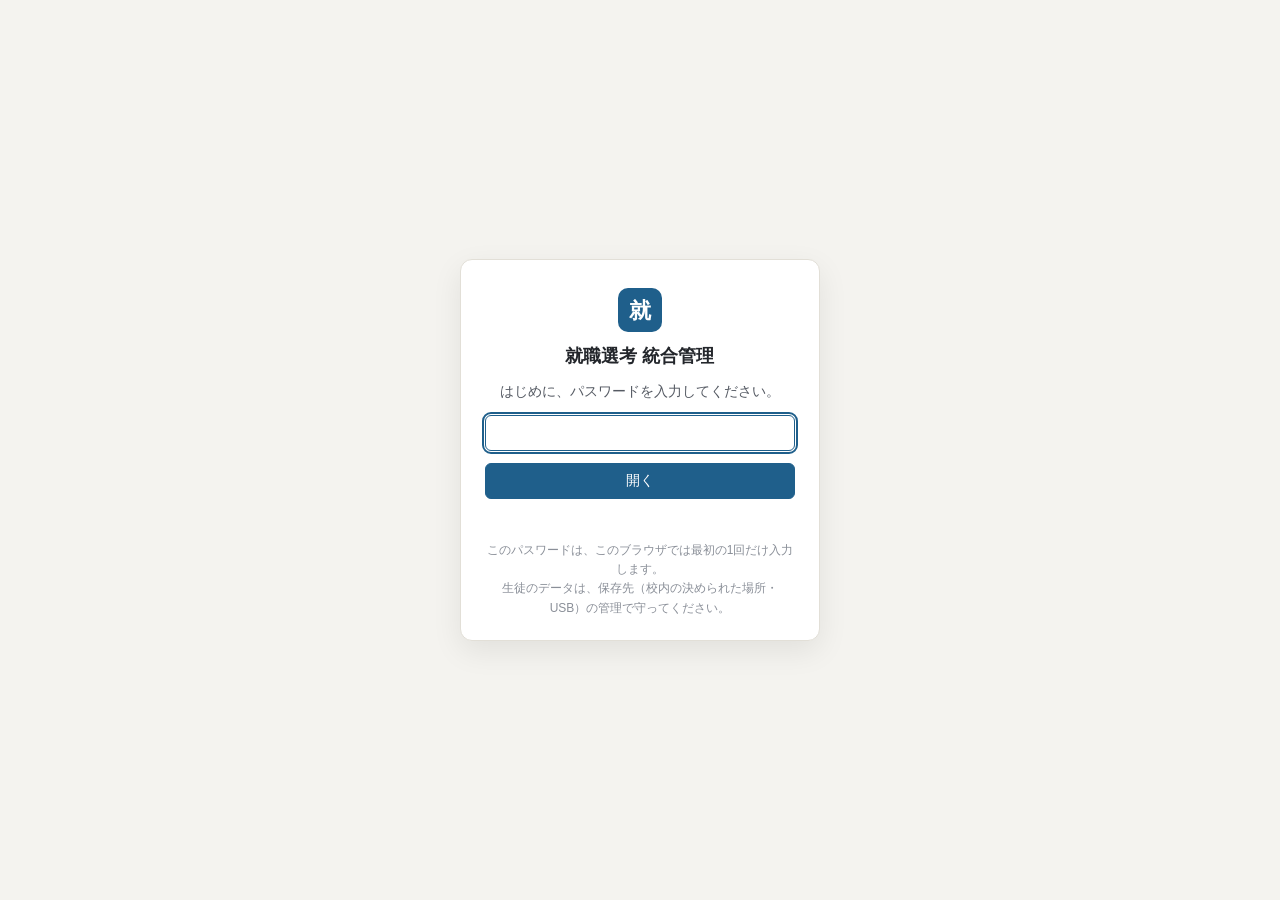
<file: site/index.html>
<!doctype html>
<html lang="ja">
<head>
<meta charset="utf-8">
<meta name="viewport" content="width=device-width, initial-scale=1">
<title>就職選考 統合管理</title>
<link rel="stylesheet" href="css/app.css">
</head>
<body>
<div class="app">
  <aside class="side no-print">
    <div class="brand">
      <span class="brand-mark">就</span>
      <div><div class="brand-name">就職選考 統合管理</div><div class="brand-year" id="yearLabel"></div></div>
    </div>
    <nav id="nav" aria-label="画面"></nav>
  </aside>

  <div class="main">
    <header class="top no-print">
      <div class="file-info">
        <span class="file-label">データファイル</span>
        <span class="file-name" id="fileName"></span>
        <span class="save-state" id="saveState"></span>
      </div>
      <div class="top-actions">
        <button class="btn btn-sm" id="btnOpen">開く</button>
        <button class="btn btn-sm btn-primary" id="btnSave" title="Ctrl+S">上書き保存</button>
        <button class="btn btn-sm" id="btnSaveAs">名前を付けて保存</button>
      </div>
    </header>
    <main id="view" class="view"></main>
  </div>
</div>

<div id="modalRoot" class="no-print"></div>
<div id="toast" class="toast-wrap no-print" aria-live="polite"></div>
<input type="file" id="fileInput" accept=".json,application/json" hidden>

<script src="lib/xlsx.full.min.js"></script>
<script src="lib/pptxgen.bundle.js"></script>
<script src="js/core.js"></script>
<script src="js/ui.js"></script>
<script src="js/excel.js"></script>
<script src="js/watch.js"></script>
<script src="js/backup.js"></script>
<script src="js/share.js"></script>
<script src="js/survey.js"></script>
<script src="js/history.js"></script>
<script src="js/outcomes.js"></script>
<script src="js/docs.js"></script>
<script src="js/yearend-docs.js"></script>
<script src="js/slides-css.js"></script>
<script src="js/slides.js"></script>
<script src="js/pages/planned.js"></script>
<script src="js/pages/dashboard.js"></script>
<script src="js/pages/survey.js"></script>
<script src="js/pages/jobs.js"></script>
<script src="js/pages/students.js"></script>
<script src="js/pages/ranking.js"></script>
<script src="js/pages/selection.js"></script>
<script src="js/pages/visits.js"></script>
<script src="js/pages/applications.js"></script>
<script src="js/pages/second.js"></script>
<script src="js/pages/reports.js"></script>
<script src="js/pages/outcomes.js"></script>
<script src="js/pages/yearend.js"></script>
<script src="js/pages/settings.js"></script>
<script src="js/pages/docset.js"></script>
<script src="js/pages/manual.js"></script>
<script src="js/auth.js"></script>
<script src="js/app.js"></script>
</body>
</html>
</file>
<file: site/css/app.css>
/* ============================================================
   就職選考 統合管理
   ============================================================ */
:root {
  --bg: #f4f3ef;
  --surface: #ffffff;
  --surface-2: #faf9f6;
  --line: #e2dfd7;
  --line-strong: #cfcbc0;
  --ink: #23262b;
  --ink-2: #555a63;
  --ink-3: #8a8f98;
  --accent: #1f5f8b;
  --accent-ink: #ffffff;
  --accent-soft: #e6eff6;
  --ok: #2e7d4f;
  --ok-soft: #e5f2ea;
  --warn: #9a6200;
  --warn-soft: #fbf1dc;
  --danger: #b3261e;
  --danger-soft: #fbe9e7;
  --side: #1d2a36;
  --side-ink: #c9d3dc;
  --side-ink-2: #7f8f9e;
  --radius: 8px;
  --font: "BIZ UDPGothic", "BIZ UDPゴシック", "Yu Gothic UI", "Meiryo UI", "Meiryo", sans-serif;
  --mono: "BIZ UDGothic", "Consolas", monospace;
}

* { box-sizing: border-box; }
html, body { height: 100%; }
body {
  margin: 0;
  background: var(--bg);
  color: var(--ink);
  font-family: var(--font);
  font-size: 15px;
  line-height: 1.6;
  -webkit-font-smoothing: antialiased;
}
h1, h2, h3 { margin: 0; line-height: 1.35; font-weight: 700; }
h1 { font-size: 22px; }
h2 { font-size: 17px; }
h3 { font-size: 14px; color: var(--ink-2); margin-bottom: 6px; }
a { color: var(--accent); }
button, input, select, textarea { font: inherit; color: inherit; }

/* ---------- レイアウト ---------- */
.app { display: flex; min-height: 100vh; }
.side {
  width: 220px; flex: none;
  background: var(--side); color: var(--side-ink);
  position: sticky; top: 0; height: 100vh; overflow-y: auto;
  padding: 18px 12px;
}
.brand { display: flex; gap: 10px; align-items: center; padding: 0 6px 18px; border-bottom: 1px solid #2c3b49; margin-bottom: 10px; }
.brand-mark {
  width: 34px; height: 34px; border-radius: 8px; display: grid; place-items: center;
  background: var(--accent); color: #fff; font-weight: 700; font-size: 17px;
}
.brand-name { font-weight: 700; color: #fff; font-size: 14px; }
.brand-year { font-size: 12px; color: var(--side-ink-2); }
.nav-group { font-size: 11px; color: var(--side-ink-2); padding: 14px 8px 4px; letter-spacing: .08em; }
#nav a {
  display: flex; align-items: center; gap: 8px;
  padding: 7px 8px; border-radius: 6px;
  color: var(--side-ink); text-decoration: none; font-size: 14px;
}
#nav a:hover { background: #26374a; color: #fff; }
#nav a.active { background: #2f4a63; color: #fff; }
#nav a.soon { color: var(--side-ink-2); }
.nav-no {
  width: 20px; height: 20px; flex: none; border-radius: 50%;
  display: grid; place-items: center; font-size: 11px;
  border: 1px solid #3a4d60; color: var(--side-ink-2);
}
#nav a.active .nav-no { border-color: #fff; color: #fff; }
.nav-soon { margin-left: auto; font-size: 10px; color: var(--side-ink-2); border: 1px solid #3a4d60; border-radius: 4px; padding: 0 4px; }

.main { flex: 1; min-width: 0; display: flex; flex-direction: column; }
.top {
  position: sticky; top: 0; z-index: 5;
  display: flex; align-items: center; justify-content: space-between; gap: 12px; flex-wrap: wrap;
  padding: 10px 28px; background: rgba(244, 243, 239, .92); backdrop-filter: blur(6px);
  border-bottom: 1px solid var(--line);
}
/* 閲覧専用（共有データを見るだけ）：保存の操作は出さない */
.view-only .top-actions { display: none; }
.file-info { display: flex; align-items: center; gap: 10px; min-width: 0; flex-wrap: wrap; }
.file-label { font-size: 12px; color: var(--ink-3); }
.file-name { font-weight: 700; overflow: hidden; text-overflow: ellipsis; white-space: nowrap; max-width: 40vw; }
.save-state { font-size: 12px; padding: 1px 8px; border-radius: 99px; }
.save-state.is-dirty { background: var(--warn-soft); color: var(--warn); }
.save-state.is-clean { background: var(--ok-soft); color: var(--ok); }
.top-actions { display: flex; gap: 6px; }
.view { padding: 24px 28px 64px; max-width: 1280px; width: 100%; }

/* ---------- ページ見出し ---------- */
.page-head { display: flex; justify-content: space-between; align-items: flex-end; gap: 16px; margin-bottom: 18px; flex-wrap: wrap; }
.lead { margin: 4px 0 0; color: var(--ink-2); font-size: 14px; }
.head-actions { display: flex; gap: 8px; flex-wrap: wrap; }
.sub { color: var(--ink-3); font-size: 12.5px; }
.help { display: block; color: var(--ink-3); font-size: 12px; margin-top: 3px; }
.count { color: var(--ink-3); font-size: 13px; margin: 0 0 6px; }

/* ---------- ボタン ---------- */
.btn {
  display: inline-flex; align-items: center; gap: 6px;
  padding: 7px 14px; border-radius: 6px; cursor: pointer;
  border: 1px solid var(--line-strong); background: var(--surface);
  font-size: 14px; line-height: 1.4; white-space: nowrap;
}
.btn:hover { border-color: var(--ink-3); }
.btn:focus-visible, input:focus-visible, select:focus-visible, textarea:focus-visible, a:focus-visible {
  outline: 2px solid var(--accent); outline-offset: 1px;
}
.btn-sm { padding: 4px 10px; font-size: 13px; }
.btn-primary { background: var(--accent); color: var(--accent-ink); border-color: var(--accent); }
.btn-primary:hover { background: #184d72; border-color: #184d72; }
.btn-danger { background: var(--danger); color: #fff; border-color: var(--danger); }
.btn-danger-ghost { color: var(--danger); border-color: transparent; background: transparent; }
.btn-danger-ghost:hover { background: var(--danger-soft); border-color: transparent; }
.btn-ghost { background: transparent; border-color: transparent; color: var(--accent); }
.btn-ghost:hover { background: var(--accent-soft); border-color: transparent; }
.btn-row { display: flex; gap: 8px; flex-wrap: wrap; }
.icon-btn {
  width: 28px; height: 28px; border-radius: 6px; border: 0; background: transparent; cursor: pointer;
  color: var(--ink-3); font-size: 18px; line-height: 1;
}
.icon-btn:hover { background: var(--danger-soft); color: var(--danger); }

/* ---------- カード・通知 ---------- */
.card { background: var(--surface); border: 1px solid var(--line); border-radius: var(--radius); padding: 18px 20px; margin-bottom: 16px; }
.card > h2 { margin-bottom: 8px; }
.card-head { display: flex; justify-content: space-between; align-items: center; gap: 12px; margin-bottom: 8px; }
.card-quiet { background: var(--surface-2); }
.notice { border-radius: var(--radius); padding: 10px 14px; margin-bottom: 14px; font-size: 14px; border: 1px solid; }
.notice-warn { background: var(--warn-soft); border-color: #eed9ae; color: #5c3d00; }
.notice-info { background: var(--accent-soft); border-color: #c9dbe9; color: #173f5c; }
ul.plain { margin: 0; padding-left: 1.2em; color: var(--ink-2); font-size: 14px; }

.empty { text-align: center; padding: 48px 20px; background: var(--surface); border: 1px dashed var(--line-strong); border-radius: var(--radius); color: var(--ink-2); }
.empty-title { font-weight: 700; color: var(--ink); font-size: 16px; margin: 0 0 6px; }
.empty p { margin: 0 auto; max-width: 560px; }

/* ---------- 数値カード ---------- */
.stats { display: grid; grid-template-columns: repeat(auto-fit, minmax(170px, 1fr)); gap: 12px; margin-bottom: 16px; }
.stat {
  background: var(--surface); border: 1px solid var(--line); border-radius: var(--radius);
  padding: 12px 16px; text-decoration: none; color: inherit; display: grid; grid-template-columns: auto 1fr; align-items: baseline; column-gap: 6px;
}
.stat:hover { border-color: var(--accent); }
.stat-label { grid-column: 1 / -1; font-size: 12.5px; color: var(--ink-3); }
.stat-val { font-size: 28px; font-weight: 700; font-variant-numeric: tabular-nums; }
.stat-unit { font-size: 13px; color: var(--ink-3); }

/* ---------- 年間タスク ---------- */
.progress { height: 6px; background: var(--line); border-radius: 99px; overflow: hidden; margin-bottom: 10px; }
.progress span { display: block; height: 100%; background: var(--ok); }
.tasks { list-style: none; margin: 0; padding: 0; }
.tasks li {
  display: grid; grid-template-columns: 28px 92px 1fr auto; align-items: center; gap: 8px;
  padding: 7px 4px; border-bottom: 1px solid var(--line);
}
.tasks li:last-child { border-bottom: 0; }
.tasks li.is-done .task-title { color: var(--ink-3); text-decoration: line-through; }
.task-check input { width: 17px; height: 17px; cursor: pointer; }
.task-when { font-size: 12.5px; color: var(--accent); font-weight: 700; }
.task-link { font-size: 13px; text-decoration: none; white-space: nowrap; }

/* ---------- ツールバー・表 ---------- */
.toolbar { display: flex; gap: 8px; flex-wrap: wrap; margin-bottom: 10px; }
.toolbar .grow { flex: 1; min-width: 240px; }
input, select, textarea {
  border: 1px solid var(--line-strong); border-radius: 6px; background: var(--surface);
  padding: 6px 9px; font-size: 14px; min-width: 0;
}
input[readonly] { background: var(--surface-2); color: var(--ink-2); }
textarea { resize: vertical; width: 100%; }

.table-wrap { overflow-x: auto; background: var(--surface); border: 1px solid var(--line); border-radius: var(--radius); }
.tbl { border-collapse: collapse; width: 100%; font-size: 14px; }
.tbl th, .tbl td { padding: 7px 10px; border-bottom: 1px solid var(--line); text-align: left; vertical-align: middle; }
.tbl th { background: var(--surface-2); font-size: 12.5px; color: var(--ink-2); font-weight: 700; white-space: nowrap; position: sticky; top: 0; }
.tbl tbody tr:last-child td { border-bottom: 0; }
.tbl .num { text-align: right; font-variant-numeric: tabular-nums; }
.tbl .mono { font-family: var(--mono); }
.tbl-click tbody tr { cursor: pointer; }
.tbl-click tbody tr:hover { background: var(--accent-soft); }
th.sortable { cursor: pointer; user-select: none; }
th.sortable:hover { color: var(--ink); }
th.sorted-asc::after { content: " ▲"; font-size: 10px; }
th.sorted-desc::after { content: " ▼"; font-size: 10px; }
.tbl-edit td { padding: 4px 6px; }
.tbl-edit input { width: 100%; }
.tbl-compact { font-size: 13px; }
.w-num { width: 80px !important; text-align: right; }
.w-s { width: 90px !important; }
.w-xs { width: 60px !important; }

.tag { display: inline-block; font-size: 11.5px; padding: 0 6px; border-radius: 4px; background: var(--line); color: var(--ink-2); white-space: nowrap; }
.tag-accent { background: var(--accent-soft); color: var(--accent); }
.tag-warn { background: var(--warn-soft); color: var(--warn); }
.tag-info { background: #eef0fa; color: #3b4a9c; }
.tag-plain { background: var(--surface-2); border: 1px solid var(--line); }

/* ---------- フォーム ---------- */
.grid { display: grid; grid-template-columns: repeat(auto-fill, minmax(220px, 1fr)); gap: 12px 16px; }
.field { display: flex; flex-direction: column; min-width: 0; }
.field.wide { grid-column: span 2; }
.field input, .field select { width: 100%; }
.label { font-size: 12.5px; color: var(--ink-2); margin-bottom: 3px; font-weight: 700; }
.req { font-size: 10.5px; color: var(--danger); border: 1px solid currentColor; border-radius: 3px; padding: 0 3px; margin-left: 4px; font-weight: 400; }
.check { display: flex; align-items: center; gap: 6px; font-weight: 400; }
.fs { border: 0; border-top: 1px solid var(--line); margin: 0; padding: 14px 0 16px; }
.fs:first-child { border-top: 0; padding-top: 0; }
.fs legend { font-weight: 700; font-size: 14px; padding: 0 8px 0 0; color: var(--ink); }
.fs-note { margin: 0 0 8px; font-size: 12.5px; color: var(--ink-3); }
.derived {
  min-height: 34px; padding: 6px 9px; border-radius: 6px; background: var(--surface-2);
  border: 1px dashed var(--line-strong); font-size: 13.5px; line-height: 1.45;
}

.rule-grid { display: grid; grid-template-columns: repeat(auto-fit, minmax(240px, 1fr)); gap: 18px; }
.greet-grid { display: grid; grid-template-columns: repeat(auto-fill, minmax(150px, 1fr)); gap: 8px; }
.greet-grid label { display: flex; align-items: center; gap: 6px; font-size: 13px; color: var(--ink-2); }
.greet-grid span { width: 32px; flex: none; text-align: right; }
.greet-grid input { width: 100%; }

/* ---------- モーダル ---------- */
.modal-backdrop {
  position: fixed; inset: 0; z-index: 50; background: rgba(20, 26, 33, .45);
  display: flex; align-items: flex-start; justify-content: center; padding: 4vh 16px; overflow-y: auto;
}
.modal {
  background: var(--surface); border-radius: 10px; width: 100%; max-width: 480px;
  box-shadow: 0 20px 50px rgba(0, 0, 0, .25); display: flex; flex-direction: column; max-height: 92vh;
}
.modal-wide { max-width: 880px; }
.modal-xl { max-width: 1120px; }

/* 入力欄をまとまりごとに囲んで、2列に並べる（生徒の編集など） */
.fs-cols { display: grid; grid-template-columns: repeat(2, minmax(0, 1fr)); gap: 14px; align-items: start; }
.fs-cols .fs { border: 1px solid var(--line); border-radius: 8px; background: var(--surface-2); padding: 10px 14px 14px; margin: 0; min-width: 0; }
.fs-cols .fs:first-child { padding-top: 10px; }
.fs-cols .fs legend { font-size: 13.5px; background: var(--accent-soft); color: var(--accent); border-radius: 4px; padding: 2px 10px; margin-left: -2px; }
.fs-cols .fs-full { grid-column: 1 / -1; }
.fs-cols .field input, .fs-cols .field select, .fs-cols .field textarea { background: var(--surface); }
.grid.cols .field.wide { grid-column: 1 / -1; }
.fs-cap { align-self: end; padding-bottom: 7px; font-size: 13px; font-weight: 700; color: var(--ink-2); }
.pt-sum { display: flex; flex-wrap: wrap; align-items: stretch; gap: 6px; }
.pt-op { align-self: center; color: var(--ink-3); font-weight: 700; }
.pt { display: flex; flex-direction: column; background: var(--surface); border: 1px solid var(--line); border-radius: 6px; padding: 5px 10px; min-width: 92px; flex: 1 1 110px; }
.pt span { font-size: 12px; color: var(--ink-3); }
.pt b { font-size: 20px; line-height: 1.2; }
.pt small { font-size: 11px; color: var(--ink-3); line-height: 1.4; }
.pt-final { background: var(--accent-soft); border-color: var(--accent); }
.pt-final b { color: var(--accent); }
.fs-cols .derived { border: 0; background: transparent; padding: 0; min-height: 0; }
.modal-head { display: flex; justify-content: space-between; align-items: center; padding: 14px 20px; border-bottom: 1px solid var(--line); }
.modal-head .icon-btn:hover { background: var(--line); color: var(--ink); }
.modal-body { padding: 16px 20px; overflow-y: auto; }
.modal-foot { display: flex; justify-content: flex-end; gap: 8px; padding: 12px 20px; border-top: 1px solid var(--line); background: var(--surface-2); border-radius: 0 0 10px 10px; flex-wrap: wrap; }
.modal-foot .btn-danger-ghost { margin-right: auto; }
.confirm-msg { margin: 0; }

/* ---------- 通知 ---------- */
.toast-wrap { position: fixed; right: 20px; bottom: 20px; z-index: 60; display: flex; flex-direction: column; gap: 8px; align-items: flex-end; }
.toast {
  background: var(--ink); color: #fff; padding: 9px 16px; border-radius: 8px; font-size: 14px;
  box-shadow: 0 6px 20px rgba(0, 0, 0, .2); transition: opacity .4s, transform .4s; max-width: 420px;
}
.toast-warn { background: #7a4d00; }
.toast-error { background: var(--danger); }
.toast.out { opacity: 0; transform: translateY(6px); }

/* ---------- 狭い画面 ---------- */
@media (max-width: 860px) {
  .fs-cols { grid-template-columns: 1fr; }
  .app { flex-direction: column; }
  .side { width: auto; height: auto; position: static; }
  #nav { display: flex; flex-wrap: wrap; gap: 4px; }
  .nav-group { display: none; }
  .view, .top { padding-left: 16px; padding-right: 16px; }
  .field.wide { grid-column: auto; }
  .tasks li { grid-template-columns: 28px 1fr; }
  .task-when, .task-link { grid-column: 2; }
}

/* ---------- 印刷 ---------- */
@media print {
  body { background: #fff; font-size: 11pt; }
  .no-print, .side, .top { display: none !important; }
  .view { padding: 0; max-width: none; }
  .card { border: 0; padding: 0; }
}

/* ---------- 印刷用ビュー ---------- */
#printRoot { display: none; }
@media print {
  body.printing .app, body.printing #modalRoot, body.printing #toast { display: none !important; }
  body.printing #printRoot { display: block; }
}
#printRoot { font-family: var(--font); color: #000; font-size: 10pt; line-height: 1.45; }
.p-page { page-break-after: always; break-after: page; }
.p-page:last-child { page-break-after: auto; break-after: auto; }
.p-title { font-size: 14pt; font-weight: 700; margin: 0 0 2mm; }
.p-meta { font-size: 9pt; margin: 0 0 3mm; display: flex; justify-content: space-between; gap: 8mm; }
.p-table { border-collapse: collapse; width: 100%; font-size: 9pt; }
.p-table th, .p-table td { border: 0.6pt solid #444; padding: 1.2mm 1.5mm; vertical-align: middle; }
.p-table th { background: #eee; font-weight: 700; white-space: nowrap; }
.p-table thead { display: table-header-group; }
.p-table tr { page-break-inside: avoid; break-inside: avoid; }
.p-table .num { text-align: right; font-variant-numeric: tabular-nums; }
.p-table .c { text-align: center; }
.p-table .sm { font-size: 7.5pt; }
.p-shade { background: #e8e8e8; }
.p-note { font-size: 8.5pt; margin-top: 2mm; }

/* ---------- ステップ2〜 共通部品 ---------- */
.seg { display: inline-flex; border: 1px solid var(--line-strong); border-radius: 6px; overflow: hidden; background: var(--surface); }
.seg button { border: 0; background: transparent; padding: 6px 12px; cursor: pointer; font-size: 13.5px; border-right: 1px solid var(--line); }
.seg button:last-child { border-right: 0; }
.seg button.on { background: var(--accent); color: #fff; }
.tabs { display: flex; gap: 2px; border-bottom: 1px solid var(--line-strong); margin-bottom: 14px; flex-wrap: wrap; }
.tabs button { border: 0; background: transparent; padding: 8px 14px; cursor: pointer; font-size: 14px; color: var(--ink-2); border-bottom: 3px solid transparent; margin-bottom: -1px; }
.tabs button.on { color: var(--accent); border-bottom-color: var(--accent); font-weight: 700; }
.stats-sm .stat-val { font-size: 22px; }
.section-title { margin: 24px 0 4px; }
.steps { margin: 0; padding-left: 1.4em; font-size: 14px; }
.steps li { margin-bottom: 4px; }
.rule-box summary { cursor: pointer; }
.rule-box ul { margin-top: 8px; }
.pre { white-space: pre-wrap; font-family: var(--font); font-size: 13.5px; margin: 0; }
.w-full { width: 100%; }
.nowrap { white-space: nowrap; }
.tbl .c, .tbl td.c { text-align: center; }
.tbl .sm, .tbl td.sm { font-size: 12.5px; }
.tag-danger { background: var(--danger-soft); color: var(--danger); }
.row-over td { background: var(--danger-soft); }
.link-btn { border: 0; background: none; color: var(--accent); cursor: pointer; padding: 0; font-size: 12px; text-decoration: underline; }
.imp-preview { margin-top: 12px; }

/* 選考会議の表 */
.tbl-sel td, .tbl-sel th { vertical-align: top; }
.tbl-sel td.slot { min-width: 0; padding: 5px 6px; overflow-wrap: anywhere; }
.slot-in { display: flex; align-items: center; gap: 2px; }
.slot-no { width: 64px; font-family: var(--mono); padding: 4px 6px; }
.slot-pick { width: 24px; height: 26px; font-size: 14px; }
.slot-pick:hover { background: var(--accent-soft); color: var(--accent); }
.slot-conf { display: inline-flex; padding: 2px 4px; cursor: pointer; }
.slot-conf input { width: 16px; height: 16px; cursor: pointer; accent-color: var(--ok); }
.slot-name { font-size: 12px; line-height: 1.35; margin-top: 3px; }
.slot-co { display: block; }
.slot-job { display: block; color: var(--ink-3); }
.slot-cnt { display: block; color: var(--ink-3); font-size: 11px; }
td.slot.is-conf { background: var(--ok-soft); box-shadow: inset 3px 0 0 var(--ok); }
td.slot.is-over { background: var(--danger-soft); box-shadow: inset 3px 0 0 var(--danger); }

/* 求人の選択リスト */
.pick-list { max-height: 50vh; overflow-y: auto; margin: 8px 0; border: 1px solid var(--line); border-radius: 6px; }
.pick-item { display: grid; grid-template-columns: 56px minmax(0, 1fr) auto; gap: 12px; align-items: center; width: 100%; text-align: left;
  border: 0; border-bottom: 1px solid var(--line); background: var(--surface); padding: 7px 10px; cursor: pointer; font-size: 14px; }
.pk-main { display: flex; flex-direction: column; min-width: 0; line-height: 1.4; }
.pk-main b { font-weight: 700; overflow-wrap: anywhere; }
.pk-main small { font-size: 12.5px; color: var(--ink-3); overflow-wrap: anywhere; }
.pick-item:hover { background: var(--accent-soft); }
.pick-item.on { background: var(--accent-soft); box-shadow: inset 3px 0 0 var(--accent); }

/* 応募・受験の表 */
.tbl-apps td { white-space: nowrap; }
.tbl-apps .w-date { width: 140px !important; }
.tbl-apps .w-time { width: 70px !important; }
.tbl-apps .w-memo { width: 140px !important; }
.tbl-apps input[type=checkbox] { width: 16px; height: 16px; }
.tbl-apps tr.res-内定 td { background: var(--ok-soft); }
.tbl-apps tr.res-不採用 td, .tbl-apps tr.res-辞退 td { background: var(--surface-2); color: var(--ink-2); }

/* 様式13（画面・印刷共通） */
.f13-wrap { overflow-x: auto; }
.f13 th.l { text-align: left; font-weight: 400; background: #fff; white-space: normal; }
.f13 td { min-width: 30px; }
.p-sel td { vertical-align: top; }
.p-conf { font-weight: 700; }

/* ---------- 職場見学・帳票 ---------- */
.inline { display: inline-flex; align-items: center; gap: 6px; font-size: 13.5px; color: var(--ink-2); }
.grid-labels { grid-template-columns: repeat(auto-fill, minmax(96px, 1fr)); margin-bottom: 12px; }
.visit-card .vc-title { font-size: 15px; color: var(--ink); margin: 0; }
.visit-card .bulk { display: flex; gap: 6px; align-items: center; flex-wrap: wrap; margin: 4px 0 8px; padding: 6px 8px; background: var(--surface-2); border-radius: 6px; }
.w-memo2 { width: 100% !important; min-width: 180px; }
.send-tools { margin-top: 10px; align-items: center; }
.manual h3 { margin: 16px 0 4px; color: var(--ink); font-size: 15px; }
.manual code { background: var(--surface-2); border: 1px solid var(--line); border-radius: 4px; padding: 0 4px; font-family: var(--mono); font-size: 13px; }

/* 印刷帳票：文書（依頼文・送付状・確認書） */
.doc { font-family: "BIZ UDPMincho", "MS PMincho", "Yu Mincho", serif; font-size: 11pt; line-height: 1.9; color: #000; }
.doc-date { text-align: right; margin: 0 0 6mm; }
.doc-to { font-size: 12pt; margin: 0 0 5mm; }
.doc-from { margin-left: 92mm; margin-bottom: 8mm; line-height: 1.6; }
.doc-small { font-size: 9pt; }
.doc-h { font-size: 16pt; text-align: center; letter-spacing: .3em; margin: 8mm 0 6mm; font-weight: 700; }
.doc-h2 { margin: 8mm 0 1mm; font-weight: 700; }
.doc-p { margin: 0 0 3mm; text-align: justify; }
.doc-indent { margin-left: 8mm; }
.doc-bullet { margin-left: 14mm; text-indent: -5mm; padding-left: 5mm; }
.doc-r { text-align: right; margin: 0 0 4mm; }
.doc-c { text-align: center; margin: 4mm 0; }
.doc-tbl { border-collapse: collapse; width: 100%; margin: 4mm 0; }
.doc-tbl th, .doc-tbl td { border: 0.7pt solid #000; padding: 1.5mm 2.5mm; text-align: left; font-weight: 400; line-height: 1.6; }
.doc-tbl thead th { text-align: center; }
.lb-env .lb:nth-child(-n+2) { border-bottom: 0.6mm solid #000; }
.doc-tbl.plain th, .doc-tbl.plain td { border: 0; padding-left: 1mm; padding-right: 1mm; }
.doc-tbl.dot th, .doc-tbl.dot td { border: 0.2mm solid #000; padding-left: 1mm; padding-right: 1mm; }
.doc-tbl.dot tbody td { border-top: 0.2mm dotted #000; border-bottom: 0.2mm dotted #000; }
.doc-tbl.dot tbody tr:last-child td { border-bottom: 0.2mm solid #000; }
.doc-tbl.dot thead th { border-bottom: 0.2mm solid #000; }
.chk-btn { min-width: 2.2em; height: 1.8em; border: 1px solid var(--line, #bbb); background: #fff; border-radius: 4px; cursor: pointer; font-size: 14px; }
.chk-btn:hover { background: #f0f4ff; }
.chk-th { font-size: 11px; white-space: normal; width: 4.5em; }
/* 2次選考会議の資料（A4 横） */
.sc-sheet { font-family: var(--font); color: #000; }
.sc-head { display: flex; justify-content: space-between; align-items: flex-start; width: 251.5mm; margin-bottom: 3mm; }
.sc-title { font-size: 14pt; margin: 0; }
.sc-note { font-size: 8pt; margin: 1mm 0 0; }
.sc-warn { font-size: 14pt; border: 1.2mm double #000; padding: 0 2mm; margin-top: 1mm; }
.sc-tbl { border-collapse: collapse; table-layout: fixed; font-size: 9pt; }
.sc-tbl th, .sc-tbl td { border: 0.25mm solid #000; text-align: center; padding: 0 0.8mm; height: 7.3mm; vertical-align: middle; overflow: hidden; line-height: 1.1; }
.sc-tbl th { font-weight: 400; font-size: 9.5pt; height: 7mm; }
.sc-tbl .sc-no { font-size: 10pt; }
.sc-tbl .sc-dl { border-left: 0.25mm dotted #000; border-right: 0.25mm dotted #000; }
.sc-tbl .l { text-align: left; } .sc-tbl .r { text-align: right; }
.sc-tbl .sm { font-size: 7.5pt; } .sc-tbl .xs { font-size: 6.5pt; } .sc-tbl .xxs { font-size: 5.5pt; }
.sc-o { display: inline-block; width: 4mm; height: 4mm; border: 0.3mm solid #000; border-radius: 50%; vertical-align: middle; }
.sc-tbl tr { page-break-inside: avoid; break-inside: avoid; }
.doc-sign { margin-top: 8mm; }
.doc-contact { margin: 10mm 0 0 96mm; line-height: 1.6; font-size: 10.5pt; }

/* 宛名ラベル */
.lb-sheet { display: grid; width: 210mm; height: 296mm; box-sizing: border-box; overflow: hidden; align-content: start; page-break-after: always; break-after: page; }
.lb-sheet:last-child { page-break-after: auto; break-after: auto; }
.lb { box-sizing: border-box; padding: 4mm 5mm 3mm; overflow: hidden; font-family: var(--font); color: #000; line-height: 1.4; }
.lb-zip { font-size: 11pt; }
.lb-addr { font-size: 10.5pt; margin-bottom: 2.5mm; }
.lb-co { font-size: 13pt; font-weight: 700; }
.lb-to { font-size: 11pt; margin-top: 1mm; }

/* 座席表・出欠票 */
.seat-front { text-align: center; border: 0.8pt solid #000; padding: 1mm; margin-bottom: 3mm; font-weight: 700; }
.seat-tbl { border-collapse: separate; border-spacing: 0; width: 100%; table-layout: fixed; }
.seat-tbl td.seat { border: 0.6pt solid #000; height: 15mm; text-align: center; vertical-align: middle; padding: 0; margin: 0; }
.seat-tbl td.seat-gap { width: 6mm; border: 0; }
.seat-front-b { margin-bottom: 0; margin-top: 3mm; }
.seat-tbl td.seat-j { height: 19mm; }
.seat-co { font-size: 7pt; line-height: 1.15; padding: 0 0.5mm; overflow: hidden; }
.seat-no { font-size: 9pt; }
.seat-nm { font-size: 10pt; font-weight: 700; }
.manual-print .card { border: 0; }

/* 取り込み様式の一覧 */
.tpl-list { display: grid; gap: 8px; margin-top: 8px; }
.tpl-item { display: flex; justify-content: space-between; align-items: center; gap: 12px; padding: 10px 12px; border: 1px solid var(--line); border-radius: 8px; background: var(--surface-2); }

/* 印刷：網掛け・見出しの色を、ブラウザの「背景のグラフィック」設定に関係なく印刷する */
#printRoot, #printRoot * { -webkit-print-color-adjust: exact; print-color-adjust: exact; }

/* 取り込みフォルダの帯 */
.watchbar { display: flex; justify-content: space-between; align-items: center; gap: 12px; flex-wrap: wrap; background: var(--surface); border: 1px solid var(--line); color: var(--ink); }
.watchbar.notice-info { background: var(--accent-soft); border-color: #c9dbe9; color: #173f5c; }
.watchbar .tag { margin-left: 4px; }

/* 起動時のパスワード画面 */
#authGate { position: fixed; inset: 0; z-index: 100; background: var(--bg); display: grid; place-items: center; padding: 16px; }
.auth-box { width: 100%; max-width: 360px; background: var(--surface); border: 1px solid var(--line); border-radius: 12px; padding: 28px 24px 22px; text-align: center; display: grid; gap: 12px; box-shadow: 0 10px 30px rgba(0, 0, 0, .08); }
.auth-mark { width: 44px; height: 44px; margin: 0 auto; border-radius: 10px; display: grid; place-items: center; background: var(--accent); color: #fff; font-weight: 700; font-size: 22px; }
.auth-box h1 { font-size: 18px; }
.auth-lead { margin: 0; color: var(--ink-2); font-size: 14px; }
.auth-box input { width: 100%; text-align: center; font-size: 18px; padding: 9px; letter-spacing: .15em; }
.auth-err { margin: 0; min-height: 1.4em; color: var(--danger); font-size: 13px; }
.auth-note { margin: 0; color: var(--ink-3); font-size: 12px; line-height: 1.6; }

/* 選考会議：上位で確定済みの求人は、灰色＋取り消し線。誰が希望しているかを併記 */
td.slot.is-taken { background: repeating-linear-gradient(135deg, #f2f0ea 0 6px, #e7e4db 6px 12px); }
td.slot.is-taken .slot-co, td.slot.is-taken .slot-job { text-decoration: line-through; color: var(--ink-3); }
td.slot.is-taken.is-over, td.slot.is-over { background: var(--danger-soft); }
.slot-who { font-size: 11.5px; margin-top: 3px; line-height: 1.5; }
.slot-who .who { display: inline-block; margin-right: 6px; white-space: nowrap; color: var(--ink-2); }
.slot-who .who-conf { font-weight: 700; color: var(--ink); }
.slot-who .who-lab { color: var(--ink-3); margin-right: 4px; }
.slot-who .who-taken { display: block; color: var(--danger); }
.slot-who .who-tie { display: block; color: var(--warn); }
button.slot-cnt { font-size: 11px; color: var(--ink-3); text-decoration: none; display: block; margin-top: 2px; }
button.slot-cnt:hover { color: var(--accent); text-decoration: underline; }

/* 報告・統計：0は記載しない */
.tabs-opt { margin-left: auto; align-self: center; font-size: 13px; color: var(--ink-2); padding-right: 4px; }

/* 帳票の設定 */
.ds-grid { display: grid; grid-template-columns: minmax(380px, 1fr) minmax(360px, 1fr); gap: 16px; align-items: start; }
@media (max-width: 1100px) { .ds-grid { grid-template-columns: 1fr; } }
.ds-sticky { position: sticky; top: 64px; }
.ds-pv-head { display: flex; gap: 8px; align-items: baseline; margin-bottom: 6px; }
.ds-paper-wrap { background: #dcd9d0; border: 1px solid var(--line-strong); border-radius: 8px; padding: 10px; overflow: auto; max-height: calc(100vh - 150px); }
.ds-paper { background: #fff; color: #000; box-shadow: 0 2px 10px rgba(0, 0, 0, .18); box-sizing: border-box; min-height: 297mm; margin: 0 auto; }
.ds-paper .p-page { page-break-after: auto; break-after: auto; }
.lb-demo { border: 1px dashed #999; background: #fff; overflow: hidden; }
.ds-row { display: flex; flex-wrap: wrap; gap: 8px 12px; align-items: flex-end; margin: 6px 0; }
.ds-f { display: flex; flex-direction: column; gap: 2px; font-size: 12px; color: var(--ink-2); min-width: 0; }
.ds-f.grow { flex: 1; }
.ds-f textarea { width: 100%; }
.ds-num { display: inline-flex; align-items: center; gap: 8px; }
.ds-num input[type=range] { width: 120px; min-width: 0; accent-color: var(--accent, #2563eb); }
.ds-ck { flex-direction: row; align-items: center; gap: 5px; padding-bottom: 6px; }
.ds-cap { font-size: 12px; color: var(--ink-3); align-self: center; margin-right: 4px; }
.ds-blocks { display: grid; gap: 8px; margin-bottom: 10px; }
.ds-blk { background: var(--surface); border: 1px solid var(--line); border-radius: 8px; }
.ds-blk > summary { display: flex; align-items: center; gap: 8px; padding: 7px 10px; cursor: pointer; list-style: none; }
.ds-blk > summary::-webkit-details-marker { display: none; }
.ds-n { width: 22px; height: 22px; border-radius: 50%; background: var(--accent-soft); color: var(--accent); display: grid; place-items: center; font-size: 12px; flex: none; }
.ds-t { flex: 1; min-width: 0; overflow: hidden; text-overflow: ellipsis; white-space: nowrap; font-size: 13.5px; }
.ds-btns { display: flex; gap: 0; flex: none; }
.ds-btns .icon-btn { width: 26px; height: 26px; font-size: 15px; }
.ds-body { padding: 4px 12px 12px; border-top: 1px solid var(--line); }
.ds-body textarea { width: 100%; margin-top: 6px; }
.ds-formrow { display: flex; gap: 8px; align-items: flex-end; margin: 6px 0; }
.ds-add { display: flex; flex-wrap: wrap; gap: 6px; align-items: center; margin-bottom: 20px; }
.ds-ph code { background: var(--surface-2); border: 1px solid var(--line); border-radius: 4px; padding: 0 4px; }
.chips { display: flex; flex-wrap: wrap; gap: 4px; }
.chip { border: 1px solid var(--line-strong); background: var(--surface-2); border-radius: 99px; padding: 1px 9px; font-size: 12.5px; cursor: pointer; }
.chip:hover { border-color: var(--accent); color: var(--accent); }

/* ---------- 進路希望調査（画面と印刷で同じ見た目） ---------- */
.sv-doc { color: #111; font-family: var(--font); }
.sv-title { font-size: 16pt; margin: 0 0 1mm; line-height: 1.3; }
.sv-sub { margin: 0 0 4mm; font-size: 10pt; color: #333; }
.sv-cls { margin-left: 8px; font-size: 13pt; border: 1.5pt solid #111; padding: 0 3mm; border-radius: 2mm; }
.sv-sec { break-inside: avoid; page-break-inside: avoid; margin: 0 0 6mm; }
.sv-h { font-size: 12pt; margin: 0 0 1.5mm; display: flex; align-items: baseline; gap: 2mm; border-left: 3mm solid #1f5f8b; padding-left: 2.5mm; color: #111; }
.sv-h small { font-weight: 400; font-size: 9.5pt; color: #444; }
.sv-no { color: #1f5f8b; }
.sv-cnt { margin-left: auto; font-size: 10.5pt; font-weight: 400; }
.sv-tbl { width: 100%; border-collapse: collapse; font-size: 10.5pt; font-variant-numeric: tabular-nums; }
.sv-tbl th, .sv-tbl td { border: 0.5pt solid #888; padding: 0.9mm 1mm; text-align: center; vertical-align: middle; }
.sv-tbl thead th { background: #e8edf2; font-weight: 700; color: #111; position: static; }
.sv-tbl .sv-lab { text-align: left; width: 38mm; padding-left: 2mm; white-space: nowrap; }
.sv-tbl th.sv-grp { border-bottom: 0.5pt solid #888; }
.sv-tbl .first { border-left: 1.2pt solid #222; }
.sv-tbl .sv-all { background: #eef3f8; }
.sv-tbl thead .sv-all { background: #d8e3ee; }
.sv-tbl .sv-sum { font-weight: 700; }
.sv-tbl .sv-pct { width: 14mm; color: #555; }
.sv-tbl tbody tr:nth-child(even) td:not(.sv-all) { background: #f6f5f1; }
.sv-tbl tr.sv-total td { font-weight: 700; border-top: 1.4pt solid #222; background: #e6e3da; }
.sv-tbl tr.sv-total td.sv-all { background: #d8e3ee; }
.sv-tbl thead { display: table-header-group; }
.sv-tbl tr { break-inside: avoid; page-break-inside: avoid; }
.sv-list { font-size: 9.5pt; }
.sv-list th { padding: 1mm; }
.sv-list td { padding: 1mm 1.5mm; }
.sv-list td.nm { text-align: left; white-space: nowrap; }
.sv-list td.w { text-align: left; }
.sv-list td.num, .sv-list td.c { white-space: nowrap; }
.sv-list td.b { font-weight: 700; }
.sv-list tr.sv-c-job td.b { color: #1f5f8b; }
.sv-list tr.sv-c-edu td.b { color: #2e7d4f; }
.sv-list tr.sv-un td { color: #b3261e; }
.sv-listpage { page-break-after: always; break-after: page; }
.sv-listpage:last-child { page-break-after: auto; break-after: auto; }
.sv-screen { padding: 14px 16px; }
.sv-scroll { overflow-x: auto; }
.sv-scroll .sv-tbl { min-width: 760px; }
.sv-scroll .sv-listpage { page-break-after: auto; margin-bottom: 18px; }
.sv-clickable tbody tr { cursor: pointer; }
.sv-clickable tbody tr:hover td { background: var(--accent-soft) !important; }
.sv-bar { align-items: center; }
.sv-bar .grow { flex: 1; }

/* ---------- 年度末の資料 ---------- */
.ye-doc { color: #111; font-family: var(--font); }
.ye-title { font-size: 15pt; margin: 0 0 1mm; text-align: center; }
.ye-sub { margin: 0 0 3mm; text-align: center; font-size: 9pt; color: #333; }
.ye-cols { column-count: 2; column-gap: 8mm; column-fill: balance; }
.ye-sec { margin: 0 0 4mm; break-inside: auto; }
.ye-sec h3 { break-after: avoid; page-break-after: avoid; margin: 0; padding: 0.8mm 2mm; font-size: 10pt; background: #e8edf2; border: 0.5pt solid #777; border-bottom: 0; }
.ye-sec h3.sub { background: #f1efe9; }
.ye-sec-open { margin-bottom: 1mm; }
.ye-h1 { font-size: 11.5pt; margin: 4mm 0 1mm; border-left: 3mm solid #1f5f8b; padding-left: 2mm; break-after: avoid; }
.ye-tbl { width: 100%; border-collapse: collapse; font-size: 8.5pt; font-variant-numeric: tabular-nums; }
.ye-tbl th, .ye-tbl td { border: 0.5pt solid #777; padding: 0.3mm 1.2mm; vertical-align: middle; }
.ye-tbl thead th { background: #f4f3ef; font-weight: 700; position: static; }
.ye-tbl .nm { text-align: left; white-space: nowrap; }
.ye-tbl .n { text-align: center; width: 6.5mm; padding: 0.3mm 0.4mm; }
.ye-tbl .cur { background: #fff4d6; }
.ye-tbl tr { break-inside: avoid; page-break-inside: avoid; }
.ye-tbl tr.ye-sum td { font-weight: 700; background: #eef3f8; border-top: 1pt solid #222; }
.ye-note { font-size: 8pt; color: #333; margin: 2mm 0 0; }
.ye-mt td.tx { font-size: 8pt; white-space: pre-line; }
.ye-mt td.b { font-weight: 700; }
.ye-master .ye-mt { font-size: 8.5pt; }
.ye-screen { padding: 14px 16px; }
.mt-doc { color: #111; font-family: "BIZ UDPMincho", "MS PMincho", "Yu Mincho", serif; font-size: 10.5pt; line-height: 1.6; }
.mt-title { font-size: 17pt; text-align: center; margin: 2mm 0; letter-spacing: .1em; }
.mt-r { text-align: right; margin: 0 0 1mm; }
.mt-h { font-size: 11.5pt; margin: 6mm 0 1.5mm; break-after: avoid; page-break-after: avoid; }
.mt-h4 { font-size: 10.5pt; margin: 3mm 0 1mm; break-after: avoid; }
.mt-cap { margin: 2mm 0 0.5mm; font-size: 9.5pt; }
.mt-small { margin: 0 0 1mm; font-size: 9pt; }
.mt-tbl { width: 100%; border-collapse: collapse; font-size: 9.5pt; margin-bottom: 1mm; }
.mt-tbl th, .mt-tbl td { border: 0.6pt solid #222; padding: 0.7mm 1mm; text-align: center; vertical-align: middle; }
.mt-tbl th { background: #f1efe9; font-weight: 400; }
.mt-tbl td.l { text-align: left; padding-left: 1.5mm; }
.mt-tbl td.k { width: 16mm; }
.mt-tbl tr { break-inside: avoid; page-break-inside: avoid; }
.mt-tbl tr.mt-sum td { font-weight: 700; background: #f6f5f1; }
.mt-list td { font-size: 9pt; }
.mt-grp { margin: 0 0 2mm; text-align: justify; font-size: 10pt; }
.mt-notes { border: 0.6pt solid #222; padding: 2mm 3mm; min-height: 20mm; }
.mt-screen { padding: 16px 22px; background: #fff; }
.oc-sec { margin-top: 12px; padding-top: 6px; border-top: 1px solid var(--line); }
.oc-sec h3 { margin-bottom: 6px; }

/* チェックボックス・ラジオは、欄いっぱいに広げない */
.field input[type=checkbox], .field input[type=radio] { width: auto; flex: none; }
.field .check { min-height: 34px; }

/* 生徒の編集：評定の表 */
.g-wrap { overflow-x: auto; }
.gtbl { border-collapse: collapse; font-size: 13px; }
.gtbl th, .gtbl td { border: 1px solid var(--line); padding: 0; text-align: center; background: var(--surface); }
.gtbl thead th { background: var(--surface-2); font-weight: 400; color: var(--ink-3); font-size: 11.5px; padding: 2px 0; min-width: 34px; }
.gtbl .g-lab { text-align: left; padding: 0 10px; white-space: nowrap; background: var(--surface-2); font-weight: 700; font-size: 12.5px; }
.gtbl td input { width: 34px; height: 30px; border: 0; text-align: center; font-size: 15px; padding: 0; background: transparent; border-radius: 0; }
.gtbl td input:focus { outline: 2px solid var(--accent); outline-offset: -2px; background: var(--accent-soft); }
.gtbl .g-av, .gtbl .g-n { min-width: 64px; padding: 0 8px; font-variant-numeric: tabular-nums; background: var(--surface-2); }
.gtbl .g-n { min-width: 36px; }
.g-foot { display: flex; align-items: center; justify-content: space-between; gap: 12px; flex-wrap: wrap; margin-top: 8px; }
.g-all b { font-size: 20px; color: var(--accent); font-variant-numeric: tabular-nums; }
.g-all small { color: var(--ink-3); }

/* 生徒の編集：進路希望調査の回答 */
.sv-link { background: var(--surface); border: 1px solid var(--line); border-left: 3px solid var(--accent); border-radius: 6px; padding: 8px 12px; font-size: 13px; }
.sv-h { display: flex; align-items: center; gap: 8px; flex-wrap: wrap; margin-bottom: 6px; }
.sv-b { display: flex; flex-wrap: wrap; gap: 4px 14px; }
.sv-i { display: inline-flex; flex-direction: column; min-width: 0; overflow-wrap: anywhere; }
.sv-i small { color: var(--ink-3); font-size: 11px; }

.p-nom { font-weight: 700; }

.stu-link { font-size: 14px; text-align: left; font-weight: 700; }
.sel-g { font-weight: 700; }
.sel-g-m { color: #1f5f8b; }
.sel-g-f { color: #b0386a; }
.p-strike { text-decoration: line-through; text-decoration-thickness: 1.5px; }

/* 選考会議の表：ウィンドウの幅に合わせて広がる（狭いときだけ横にスクロール） */
.tbl-sel { width: 100%; min-width: 1250px; table-layout: fixed; }
.tbl-sel th.c-rank { width: 56px; }
.tbl-sel th.c-name { width: 170px; }
.tbl-sel th.c-gender { width: 52px; }
.tbl-sel th.c-final, .tbl-sel th.c-life, .tbl-sel th.c-special, .tbl-sel th.c-mogi { width: 58px; }
.tbl-sel td:nth-child(2) .stu-link { white-space: nowrap; }
.tbl-sel th.sortable { cursor: pointer; user-select: none; }
.tbl-sel .slot-name, .tbl-sel .slot-who { overflow-wrap: anywhere; }
/* 表示する項目 */
.sel-opts { position: relative; }
.sel-opts summary { cursor: pointer; padding: 5px 12px; border: 1px solid var(--line-strong); border-radius: 6px; background: var(--surface); font-size: 13px; list-style: none; }
.sel-opts summary::-webkit-details-marker { display: none; }
.sel-opts[open] summary { background: var(--accent-soft); border-color: var(--accent); }
.sel-opts-body { position: absolute; z-index: 5; left: 0; top: calc(100% + 4px); min-width: 280px; background: var(--surface); border: 1px solid var(--line-strong); border-radius: 8px; box-shadow: 0 8px 24px rgba(0, 0, 0, .15); padding: 10px 14px; display: grid; gap: 10px; }
.sel-opts-body b { display: block; font-size: 12px; color: var(--ink-3); margin-bottom: 3px; }
.sel-opts-body .check { display: flex; padding: 2px 0; }
.sel-opts-body input { width: auto; }
.tbl-sel.h-gender .c-gender, .tbl-sel.h-final .c-final, .tbl-sel.h-life .c-life, .tbl-sel.h-special .c-special, .tbl-sel.h-mogi .c-mogi { display: none; }
.tbl-sel.h-job .slot-job, .tbl-sel.h-warn .slot-warn, .tbl-sel.h-whos .slot-whos, .tbl-sel.h-count .slot-cnt { display: none; }

/* 職場見学：電話連絡・日程の表（事業所ごとにまとめる） */
.w-hm { width: 62px !important; text-align: center; font-variant-numeric: tabular-nums; }
.tbl-visit tbody.vgroup { border-top: 2px solid var(--line-strong); }
.tbl-visit .vc-head td { background: var(--surface-2); padding: 8px 10px; }
.tbl-visit .vc-line { display: flex; justify-content: space-between; align-items: center; gap: 12px; }
.tbl-visit .vc-title { margin: 0; font-size: 15px; }
.tbl-visit .bulk { margin-top: 6px; display: flex; flex-wrap: wrap; align-items: center; gap: 6px; }
.tbl-visit .vrow td { vertical-align: middle; }

/* 応募書類の送付：送付先の確認・修正 */
#sdTable td { vertical-align: top; }
#sdTable input.w-zip { width: 92px; }
#sdTable input.w-addr { width: 100%; min-width: 260px; }
#sdTable input.w-dept { width: 120px; }
#sdTable tr.sd-changed td { background: #f3f6fb; }
#sdTable input::placeholder { color: var(--ink-3); opacity: .7; }

/* 取り込み：列の対応 */
.imp-map { margin-top: 10px; border: 1px solid var(--line); border-radius: 8px; padding: 6px 10px; background: var(--surface-2); }
.imp-map summary { cursor: pointer; font-size: 13px; font-weight: 700; color: var(--accent); }
.map-grid { display: grid; grid-template-columns: repeat(auto-fill, minmax(300px, 1fr)); gap: 4px 14px; max-height: 40vh; overflow-y: auto; }
.map-row { display: grid; grid-template-columns: 150px 1fr; align-items: center; gap: 6px; font-size: 12.5px; }
.map-row select { width: 100%; font-size: 12.5px; padding: 2px 4px; }

/* 改善：変更ロック */
.slot-no.is-locked { background: var(--surface-2); color: var(--ink-2); cursor: not-allowed; }
.slot-lock { width: 24px; height: 26px; font-size: 13px; }
.slot-lock:hover { background: var(--warn-soft); }
/* 選考会議：決まりの折りたたみ */
details.rules { margin-top: 6px; font-size: 13px; color: var(--ink-2); }
details.rules summary { cursor: pointer; color: var(--accent); }
details.rules ul { margin: 6px 0 0; }
/* 取り込み：事前チェック */
.imp-diff { margin-top: 8px; }
.imp-diff summary { cursor: pointer; font-size: 13px; font-weight: 700; color: var(--warn); }
.imp-diff .table-wrap { max-height: 30vh; overflow: auto; margin-top: 6px; }
/* 取り消しボタンつきの通知 */
.toast-action { display: flex; align-items: center; gap: 12px; }
.toast-action .btn { background: #fff; color: var(--ink); border-color: #fff; }
/* 設定：目次 */
.toc { display: flex; flex-wrap: wrap; gap: 6px 14px; margin: 0 0 14px; font-size: 13px; position: sticky; top: 0; z-index: 3; background: var(--bg, #f6f7f9); padding: 6px 0; }
.toc a { color: var(--accent); text-decoration: none; }
.toc a:hover { text-decoration: underline; }
/* 2次応募：送付カードの折りたたみ */
details.card-fold { margin-top: 16px; border: 1px solid var(--line); border-radius: var(--radius); background: var(--surface); padding: 8px 12px; }
details.card-fold > summary { cursor: pointer; font-weight: 700; color: var(--accent); }
details.card-fold > .card { border: 0; box-shadow: none; padding: 8px 0 0; margin: 0; }
/* 長い表は、見出しを画面の上に残す */
.table-wrap:has(> #selTable), .table-wrap:has(> #apTable), .table-wrap:has(> #scTable) { max-height: calc(100vh - 120px); overflow: auto; }
#selTable thead th, #apTable thead th, #scTable thead th { position: sticky; top: 0; z-index: 2; background: var(--surface-2); }

/* ホーム：内定状況 */
.dash-tbl th, .dash-tbl td { text-align: center; }
.dash-tbl tbody th, .dash-tbl tfoot th { text-align: left; white-space: nowrap; }
.dash-tbl tfoot td, .dash-tbl tfoot th { border-top: 2px solid var(--line-strong); font-weight: 700; }
.dash-todo { display: flex; flex-wrap: wrap; gap: 8px; align-items: center; margin-top: 10px; }
.dash-todo a.tag { text-decoration: none; font-size: 12.5px; padding: 2px 8px; }
.tbl-list input.w-zip { width: 92px; }
.tbl-list input.w-addr { width: 100%; min-width: 260px; }
.lb-demo > .lb { height: 100%; }

/* ============================================================
   仕上げ（体裁の統一）：入力・ボタンの高さ、揃え、無効時の見た目
   ============================================================ */
/* 入力欄・選択欄は 36px にそろえる（表の中は 32px）。:where で優先度を 0 にし、個別の指定を優先する */
:where(input:not([type=checkbox], [type=radio], [type=range], [type=file], [type=color]), select) { height: 36px; }
.tbl :where(input:not([type=checkbox], [type=radio]), select) { height: 32px; padding-top: 4px; padding-bottom: 4px; }
input:focus, select:focus, textarea:focus { border-color: var(--accent); }
input::placeholder, textarea::placeholder { color: var(--ink-3); opacity: .75; }
.btn { justify-content: center; min-height: 36px; }
.btn-sm { min-height: 30px; }
.btn:disabled, .btn[disabled] { opacity: .45; cursor: not-allowed; }
.btn:disabled:hover { border-color: var(--line-strong); }
.btn-primary:disabled:hover { background: var(--accent); border-color: var(--accent); }
.seg { height: 36px; align-items: stretch; }
.seg button { display: inline-flex; align-items: center; padding: 0 14px; }
.seg button:not(.on):hover { background: var(--surface-2); }
.toolbar, .head-actions { align-items: center; }
.toolbar { gap: 8px 10px; }
.toolbar .check, .toolbar .inline { font-size: 13.5px; color: var(--ink-2); }
.sel-opts summary { min-height: 36px; display: flex; align-items: center; }
.tag { line-height: 1.7; vertical-align: middle; }
.tbl .code { font-family: var(--mono); font-variant-numeric: tabular-nums; }
.page-head { padding-bottom: 14px; border-bottom: 1px solid var(--line); }
.page-head h1 { letter-spacing: .02em; }
.lead { max-width: 820px; }
/* 折りたたみ（希望状況・送付カードなど）の見出しをそろえる */
details.card-fold { padding: 0; overflow: hidden; }
details.card-fold + details.card-fold { margin-top: 12px; }
details.card-fold > summary { list-style: none; display: flex; align-items: center; gap: 8px; padding: 12px 16px; font-size: 15px; color: var(--ink); }
details.card-fold > summary::-webkit-details-marker { display: none; }
details.card-fold > summary::before { content: "▸"; color: var(--accent); font-size: 12px; transition: transform .15s; }
details.card-fold[open] > summary::before { transform: rotate(90deg); }
details.card-fold > summary:hover { background: var(--surface-2); }
details.card-fold[open] > summary { border-bottom: 1px solid var(--line); }
details.card-fold > :not(summary) { margin-left: 16px; margin-right: 16px; }
details.card-fold > :last-child { margin-bottom: 14px; }
details.card-fold > .help:first-of-type { margin-top: 10px; }
details.card-fold .table-wrap { margin-top: 8px; }
/* 2次の確認欄（空白→〇→済） */
.chk-btn { min-width: 34px; height: 28px; padding: 0 6px; border: 1px solid var(--line-strong); background: var(--surface); border-radius: 6px; cursor: pointer; font-size: 14px; font-weight: 700; color: var(--accent); }
.chk-btn:hover { background: var(--accent-soft); border-color: var(--accent); }
.chk-th { font-size: 11px; white-space: normal; width: 4.6em; line-height: 1.3; text-align: center !important; }
/* 表：行の区切りを少しはっきり、数字の列はそろえる */
.tbl th { letter-spacing: .02em; }
.tbl td.num, .tbl th.num { white-space: nowrap; }
.card > .table-wrap, .card > .toolbar + .table-wrap { margin-top: 4px; }
details.card-fold > .card { margin: 0 16px 14px; padding: 12px 0 0; }
/* 入力欄の横にボタンを置く（求人票の「県名をつける」など） */
.in-row { display: flex; gap: 6px; align-items: center; }
.in-row > input { flex: 1; min-width: 0; }
.in-row > .btn { flex: none; }
/* 印刷の一覧：見出しをきりっと */
.p-title { border-bottom: 1.2pt solid #000; padding-bottom: 1mm; letter-spacing: .03em; }
.p-meta { color: #333; }
.p-table th { background: #e9e9e9; }
.p-table td.code { font-variant-numeric: tabular-nums; }
/* 設定の目次：上の帯（ファイル名・保存）の下に止める */
.toc { top: 51px; border-bottom: 1px solid var(--line); padding: 8px 0; }
[id^="set-"] { scroll-margin-top: 110px; }

.pin-list { display: flex; flex-wrap: wrap; gap: 4px 14px; max-height: 190px; overflow: auto; padding: 8px 10px; border: 1px solid var(--line, #d9d6cc); border-radius: 6px; background: #fff; }
.pin-i { font-size: 13px; white-space: nowrap; cursor: pointer; }

/* 選考会議（2次）：左右にスクロールしても、就職順位・番号・氏名は左に固定 */

/* 生徒の編集画面 ⑧ 進路先 */
.dest-sum { display: flex; flex-direction: column; gap: 6px; align-items: flex-start; }

.dest-own { width: 100%; margin-top: 8px; padding-top: 8px; border-top: 1px dashed var(--line); }

/* 未保存のとき、上の帯の色を変える */
.top.is-dirty-bar { background: var(--warn-soft); border-bottom-color: #eed9ae; }
.top.is-dirty-bar .save-state { font-weight: 700; }

/* 表の左の2列（番号・氏名など）を、横にスクロールしても固定する */
.stick2 th:nth-child(-n+2), .stick2 td:nth-child(-n+2) { position: sticky; z-index: 1; background: var(--surface); }
.stick2 thead th:nth-child(-n+2) { z-index: 3; background: var(--surface-2); }
.stick2 th:nth-child(1), .stick2 td:nth-child(1) { left: 0; min-width: 64px; }
.stick2 th:nth-child(2), .stick2 td:nth-child(2) { left: 64px; min-width: 96px; box-shadow: 2px 0 0 var(--line); }
.stick2 tr.res-内定 td:nth-child(-n+2) { background: var(--ok-soft); }
.stick2 tr.res-不採用 td:nth-child(-n+2), .stick2 tr.res-辞退 td:nth-child(-n+2) { background: var(--surface-2); }
.stick2 tbody tr:hover td:nth-child(-n+2) { background: var(--surface-2); }

.won { color: var(--ok); }
.dest-flow { font-size: 13px; }
.card-todo { border-left: 4px solid var(--warn, #c98a00); }

/* 選考会議（2次）の表：列を減らし、押しやすく */
.chk-grid { display: grid; grid-template-columns: repeat(2, 1fr); gap: 4px; width: 152px; }
.chk-chip { display: flex; align-items: center; justify-content: space-between; gap: 4px; height: 32px; padding: 0 8px; border: 1px solid var(--line-strong); background: var(--surface); border-radius: 6px; cursor: pointer; font-size: 12px; color: var(--ink-2); white-space: nowrap; }
.chk-chip b { min-width: 1.2em; text-align: center; font-size: 14px; color: var(--accent); }
.chk-chip:hover { border-color: var(--accent); background: var(--accent-soft); }
.chk-chip.is-on { background: var(--accent-soft); border-color: var(--accent); }
.chk-chip.is-done { background: var(--ok-soft); border-color: var(--ok); color: var(--ok); }
.chk-chip.is-done b { color: var(--ok); }
.diag li { margin: 4px 0; }
.diag-ng { color: var(--danger, #b42318); font-weight: 700; }

/* 2次の確認ボタン：2列がはみ出して、となりの列と重ならないように */
.chk-grid { grid-template-columns: repeat(2, minmax(0, 1fr)); width: 188px; }
.chk-chip { min-width: 0; overflow: hidden; padding: 0 6px; }
.chk-chip span { overflow: hidden; text-overflow: ellipsis; }

/* ===== 選考会議（2次）：生徒ごとのカード ===== */
.sc-list { display: flex; flex-direction: column; gap: 10px; }
.sc-card { display: grid; grid-template-columns: 190px minmax(0, 1.3fr) 250px 250px; grid-template-areas: "id now exam res" "id prev chk chk" "id memo memo memo"; gap: 10px 18px; align-items: start; padding: 12px 16px; background: var(--surface); border: 1px solid var(--line); border-left: 5px solid var(--line-strong); border-radius: 8px; }
.sc-card.is-wait { grid-template-areas: "id now hint hint" "id prev chk chk"; border-left-color: #d98a1b; }
.sc-card.is-go { border-left-color: var(--accent); }
.sc-card.is-won { border-left-color: var(--ok); background: #f4faf6; }
.sc-card.is-lost { border-left-color: var(--line-strong); background: var(--surface-2); }
.sc-id { grid-area: id; display: flex; gap: 10px; align-items: flex-start; }
.sc-now { grid-area: now; } .sc-exam { grid-area: exam; } .sc-res { grid-area: res; } .sc-prev { grid-area: prev; } .sc-chk { grid-area: chk; } .sc-memo { grid-area: memo; } .sc-hint { grid-area: hint; color: var(--ink-3); font-size: 13px; align-self: center; }
.sc-lab { display: block; font-size: 11.5px; color: var(--ink-3); margin-bottom: 3px; }
.sc-rank { flex: none; min-width: 34px; height: 34px; border-radius: 50%; background: var(--surface-2); border: 1px solid var(--line); display: grid; place-items: center; font-weight: 700; font-size: 14px; }
.sc-name { font-size: 15px; }
.sc-state { display: inline-block; margin-top: 4px; padding: 1px 8px; border-radius: 99px; font-size: 12px; font-weight: 700; background: var(--surface-2); color: var(--ink-2); }
.sc-state.is-wait { background: #fbeed6; color: #8a5a00; } .sc-state.is-go { background: var(--accent-soft); color: var(--accent); } .sc-state.is-won { background: var(--ok-soft); color: var(--ok); }
.sc-co { font-size: 14px; line-height: 1.45; }
.sc-pair { display: flex; gap: 8px; align-items: center; }
.sc-card .sc-pair input, .sc-card .sc-pair select, .sc-card .sc-memo input { height: 34px; }
.sc-card .sc-pair .w-date { width: 148px !important; }
.sc-card .sc-pair .w-hm { width: 84px !important; }
.sc-card .sc-pair select { min-width: 100px; }
.sc-card .sc-h { display: flex; align-items: center; gap: 8px; padding: 2px 0; flex-wrap: wrap; }
.sc-card .sc-hc { max-width: 200px; overflow: hidden; text-overflow: ellipsis; white-space: nowrap; }
.sc-card .sc-h select { width: 96px; height: 30px; }
.sc-memo { display: flex; align-items: center; gap: 10px; }
.sc-memo .sc-lab { margin: 0; flex: none; }
.sc-card .sc-memo input { flex: 1; max-width: 440px; width: auto !important; }
.chk-row { display: flex; gap: 6px; }
.chk-row .chk-chip { flex: 1; height: 34px; }
@media (max-width: 1180px) { .sc-card, .sc-card.is-wait { grid-template-columns: 180px minmax(0, 1fr); grid-template-areas: "id now" "id exam" "id res" "prev prev" "chk chk" "memo memo"; } .sc-card.is-wait { grid-template-areas: "id now" "id hint" "prev prev" "chk chk"; } }

/* ===== 選考会議（2次）のカード：整える ===== */
.sc-card { border-radius: 10px; box-shadow: 0 1px 2px rgba(0, 0, 0, .05); padding: 14px 18px; gap: 12px 24px; }
.sc-card:hover { box-shadow: 0 2px 8px rgba(0, 0, 0, .08); }
.sc-prev, .sc-chk, .sc-memo { border-top: 1px dashed var(--line-strong); padding-top: 10px; }
.sc-card.is-wait .sc-prev, .sc-card.is-wait .sc-chk { padding-top: 10px; }
.sc-lab { font-weight: 600; letter-spacing: .02em; margin-bottom: 4px; }
.sc-id { padding-right: 6px; }
.sc-rank { width: 38px; height: 38px; font-size: 15px; background: var(--accent-soft); color: var(--accent); border-color: transparent; }
.sc-name { font-size: 16px; display: block; line-height: 1.3; }
.sc-co { font-size: 15px; font-weight: 700; line-height: 1.4; }
.sc-co .mono { font-weight: 400; color: var(--ink-3); font-size: 13px; }
.sc-card .sc-pair input, .sc-card .sc-pair select, .sc-card .sc-memo input { height: 36px; border-radius: 6px; }
.sc-card .sc-h { display: grid; grid-template-columns: 2.4em minmax(0, 1fr) auto auto; gap: 8px; align-items: center; padding: 3px 0; }
.sc-card .sc-hc { max-width: none; }
.sc-card .sc-h select { width: 100px; height: 32px; }
.chk-row .chk-chip { height: 36px; border-radius: 8px; }
.chk-chip span { font-weight: 600; }
.sc-memo { gap: 12px; }
.sc-memo .link-btn { margin-left: auto; color: var(--danger, #b42318); white-space: nowrap; font-size: 12px; }
.sc-card.is-wait .sc-now .btn { min-height: 40px; padding: 0 18px; font-size: 15px; }
.sc-state { margin-top: 6px; }

/* 2次カード：前の応募は全幅で1行、確認とメモは同じ行 */
.sc-card { grid-template-columns: 190px minmax(0, 1.2fr) 230px 230px; grid-template-areas: "id now exam res" "id prev prev prev" "id chk memo memo"; }
.sc-card.is-wait { grid-template-areas: "id now hint hint" "id prev prev prev" "id chk chk chk"; }
.sc-card .sc-h { grid-template-columns: 2.6em minmax(0, 1fr) 118px auto; }
.sc-card .sc-h select { width: 118px; min-width: 118px; padding-left: 8px; padding-right: 22px; }
.sc-card .sc-hc { white-space: normal; overflow: visible; text-overflow: clip; }
.sc-card .sc-pair select { min-width: 118px; }
.sc-memo { border-top: 1px dashed var(--line-strong); padding-top: 10px; align-items: flex-end; }
.sc-memo { display: grid; grid-template-columns: auto minmax(0, 1fr) auto; grid-template-rows: auto auto; column-gap: 8px; }
.sc-memo .sc-lab { grid-column: 1 / -1; }
.sc-card .sc-memo input { max-width: none; width: 100% !important; min-width: 0; }
.sc-memo .link-btn { margin-left: 0; height: 36px; }
.sc-co .sub { font-weight: 400; margin-left: 6px; }
@media (max-width: 1180px) { .sc-card, .sc-card.is-wait { grid-template-columns: 180px minmax(0, 1fr); grid-template-areas: "id now" "id exam" "id res" "prev prev" "chk chk" "memo memo"; } }

.p-sub { font-size: 11pt; font-weight: 700; margin: 4mm 0 2mm; }
</file>
